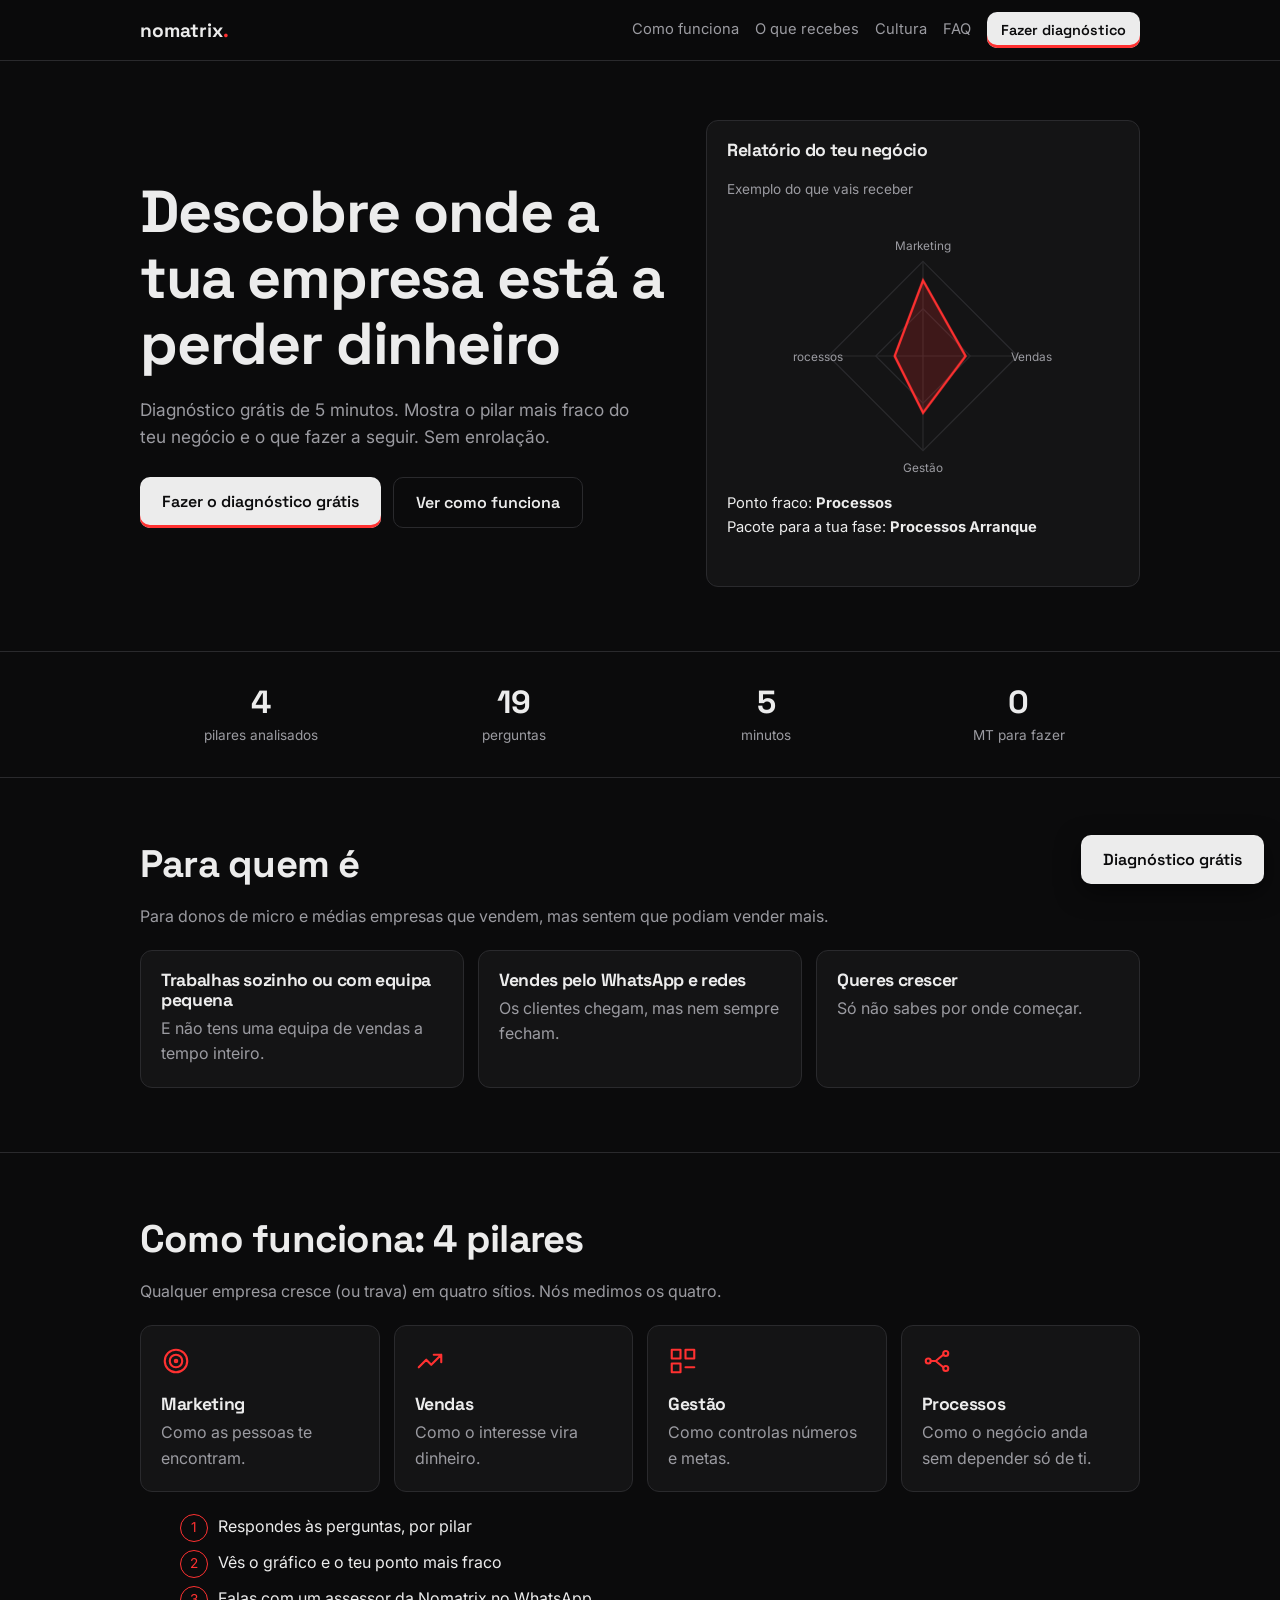
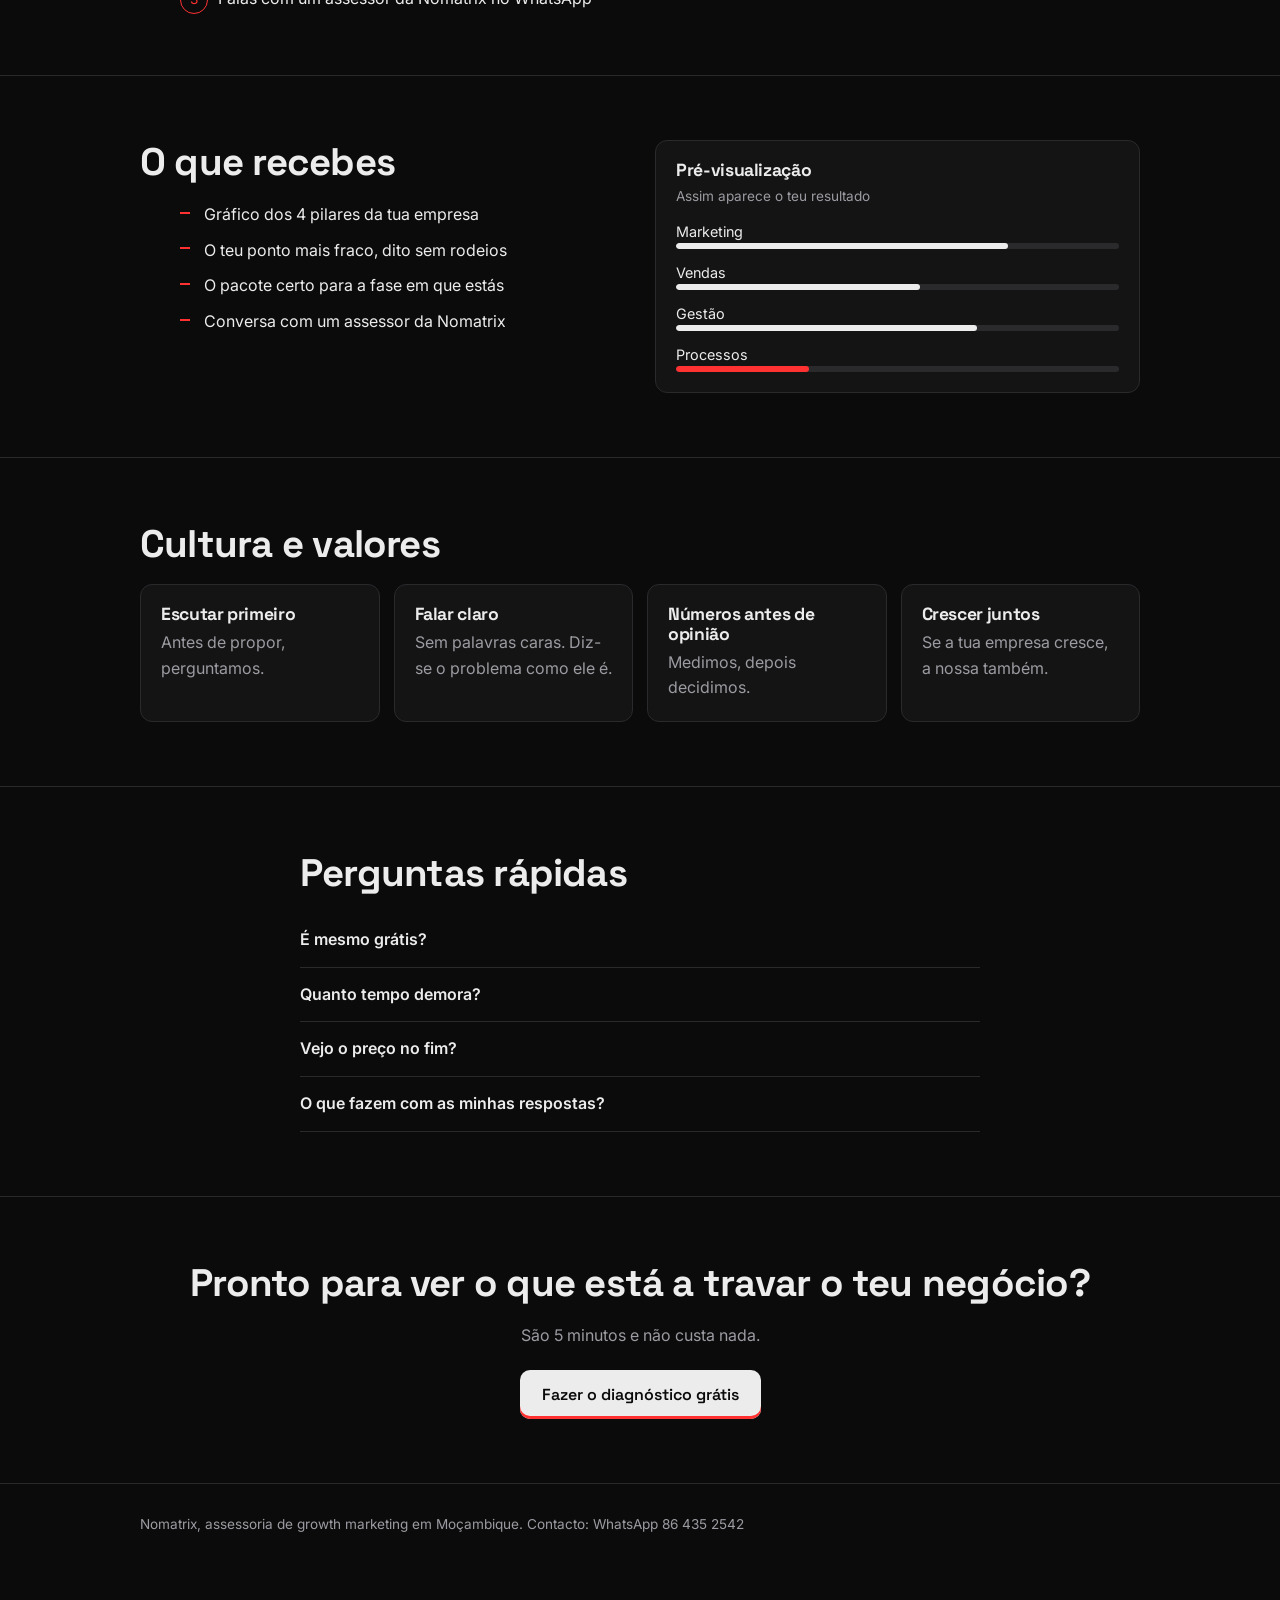
<file: index.html>
<!doctype html><html lang="pt"><head><meta charset="utf-8"><meta name="viewport" content="width=device-width,initial-scale=1">
<title>Nomatrix | Descobre onde a tua empresa está a perder dinheiro</title>
<meta name="description" content="Diagnóstico grátis de 5 minutos para donos de empresas em Moçambique. Vê o teu ponto mais fraco em Marketing, Vendas, Gestão e Processos.">
<link rel="preconnect" href="https://fonts.googleapis.com"><link rel="preconnect" href="https://fonts.gstatic.com" crossorigin>
<link href="https://fonts.googleapis.com/css2?family=Inter:wght@400;500&family=Space+Grotesk:wght@500;700&display=swap" rel="stylesheet">
<link rel="stylesheet" href="s.css"></head><body>
<nav><div class="w"><a class="logo" href="#">nomatrix<i>.</i></a><div class="links"><a class="l" href="#pilares">Como funciona</a><a class="l" href="#recebes">O que recebes</a><a class="l" href="#cultura">Cultura</a><a class="l" href="#faq">FAQ</a><a class="btn sm" href="diagnostico.html">Fazer diagnóstico</a></div></div></nav>
<header class="hero"><div class="w"><div>
<h1>Descobre onde a tua empresa está a perder dinheiro</h1>
<p>Diagnóstico grátis de 5 minutos. Mostra o pilar mais fraco do teu negócio e o que fazer a seguir. Sem enrolação.</p>
<div class="row"><a class="btn" href="diagnostico.html">Fazer o diagnóstico grátis</a><a class="btn g" href="#pilares">Ver como funciona</a></div></div>
<div class="card" aria-label="Exemplo de relatório"><h3>Relatório do teu negócio</h3><p style="font-size:.85rem">Exemplo do que vais receber</p>
<svg viewBox="-110 -110 220 220" width="100%" style="max-width:260px;display:block;margin:6px auto" role="img" aria-label="Gráfico dos 4 pilares">
<g fill="none" stroke="#2a2a2d"><polygon points="0,-80 80,0 0,80 -80,0"/><polygon points="0,-40 40,0 0,40 -40,0"/><path d="M0-80V80M-80 0H80"/></g>
<polygon class="rd" points="0,-64 36,0 0,48 -24,0" fill="rgba(255,49,49,.18)" stroke="#ff3131" stroke-width="2"/>
<g fill="#9b9ba1" font-size="10" text-anchor="middle" font-family="Inter"><text y="-90">Marketing</text><text x="92" y="4">Vendas</text><text y="98">Gestão</text><text x="-92" y="4">Processos</text></g></svg>
<p style="color:var(--t);font-size:.92rem;margin-top:6px">Ponto fraco: <b>Processos</b><br>Pacote para a tua fase: <b>Processos Arranque</b></p></div></div></header>
<section style="padding:30px 0"><div class="w cnt"><div><b data-n="4">0</b><span>pilares analisados</span></div><div><b data-n="19">0</b><span>perguntas</span></div><div><b data-n="5">0</b><span>minutos</span></div><div><b data-n="0">0</b><span>MT para fazer</span></div></div></section>
<section><div class="w"><h2>Para quem é</h2><p style="margin-bottom:20px">Para donos de micro e médias empresas que vendem, mas sentem que podiam vender mais.</p>
<div class="g4"><div class="card"><h3>Trabalhas sozinho ou com equipa pequena</h3><p>E não tens uma equipa de vendas a tempo inteiro.</p></div><div class="card"><h3>Vendes pelo WhatsApp e redes</h3><p>Os clientes chegam, mas nem sempre fecham.</p></div><div class="card"><h3>Queres crescer</h3><p>Só não sabes por onde começar.</p></div></div></div></section>
<section id="pilares"><div class="w"><h2>Como funciona: 4 pilares</h2><p>Qualquer empresa cresce (ou trava) em quatro sítios. Nós medimos os quatro.</p>
<div class="g4" style="margin-top:20px">
<div class="card"><svg class="ic" viewBox="0 0 24 24"><circle cx="12" cy="12" r="9"/><circle cx="12" cy="12" r="5"/><circle cx="12" cy="12" r="1"/></svg><h3>Marketing</h3><p>Como as pessoas te encontram.</p></div>
<div class="card"><svg class="ic" viewBox="0 0 24 24"><path d="M3 17l6-6 4 4 8-8M15 7h6v6"/></svg><h3>Vendas</h3><p>Como o interesse vira dinheiro.</p></div>
<div class="card"><svg class="ic" viewBox="0 0 24 24"><rect x="3" y="3" width="7" height="7"/><rect x="14" y="3" width="7" height="7"/><rect x="3" y="14" width="7" height="7"/><path d="M14 17h7"/></svg><h3>Gestão</h3><p>Como controlas números e metas.</p></div>
<div class="card"><svg class="ic" viewBox="0 0 24 24"><circle cx="5" cy="12" r="2"/><circle cx="19" cy="6" r="2"/><circle cx="19" cy="18" r="2"/><path d="M7 12h4l6-5M11 12l6 5"/></svg><h3>Processos</h3><p>Como o negócio anda sem depender só de ti.</p></div></div>
<ol class="st"><li>Respondes às perguntas, por pilar</li><li>Vês o gráfico e o teu ponto mais fraco</li><li>Falas com um assessor da Nomatrix no WhatsApp</li></ol></div></section>
<section id="recebes"><div class="w" style="display:grid;gap:30px;grid-template-columns:repeat(auto-fit,minmax(280px,1fr))"><div><h2>O que recebes</h2><ul class="ck"><li>Gráfico dos 4 pilares da tua empresa</li><li>O teu ponto mais fraco, dito sem rodeios</li><li>O pacote certo para a fase em que estás</li><li>Conversa com um assessor da Nomatrix</li></ul></div>
<div class="card"><h3>Pré-visualização</h3><p style="font-size:.85rem;margin-bottom:12px">Assim aparece o teu resultado</p>
<div style="display:grid;gap:12px;font-size:.9rem"><div>Marketing<div class="bar"><i style="width:75%"></i></div></div><div>Vendas<div class="bar"><i style="width:55%"></i></div></div><div>Gestão<div class="bar"><i style="width:68%"></i></div></div><div>Processos<div class="bar"><i style="width:30%;background:var(--r)"></i></div></div></div></div></div></section>
<section id="cultura"><div class="w"><h2>Cultura e valores</h2><div class="g4">
<div class="card"><h3>Escutar primeiro</h3><p>Antes de propor, perguntamos.</p></div><div class="card"><h3>Falar claro</h3><p>Sem palavras caras. Diz-se o problema como ele é.</p></div><div class="card"><h3>Números antes de opinião</h3><p>Medimos, depois decidimos.</p></div><div class="card"><h3>Crescer juntos</h3><p>Se a tua empresa cresce, a nossa também.</p></div></div></div></section>
<section id="faq"><div class="w" style="max-width:720px"><h2>Perguntas rápidas</h2>
<details><summary>É mesmo grátis?</summary><p>É. Não pedimos pagamento para fazer o diagnóstico.</p></details>
<details><summary>Quanto tempo demora?</summary><p>Uns 5 minutos. São 19 perguntas de escolha rápida.</p></details>
<details><summary>Vejo o preço no fim?</summary><p>Não. Vês o pacote recomendado e um assessor da Nomatrix fala contigo no WhatsApp com o valor certo para a tua empresa.</p></details>
<details><summary>O que fazem com as minhas respostas?</summary><p>Ficam só com a Nomatrix e servem para te contactar com o resultado.</p></details></div></section>
<section><div class="w" style="text-align:center"><h2>Pronto para ver o que está a travar o teu negócio?</h2><p style="margin-bottom:22px">São 5 minutos e não custa nada.</p><a class="btn" href="diagnostico.html">Fazer o diagnóstico grátis</a></div></section>
<footer><div class="w">Nomatrix, assessoria de growth marketing em Moçambique. Contacto: WhatsApp 86 435 2542</div></footer>
<a class="btn fab" href="diagnostico.html">Diagnóstico grátis</a>
<script>document.querySelectorAll('[data-n]').forEach(e=>{const n=+e.dataset.n,io=new IntersectionObserver(a=>{if(!a[0].isIntersecting)return;io.disconnect();let t0;const f=t=>{t0=t0||t;const p=Math.min((t-t0)/900,1);e.textContent=Math.round(n*p);if(p<1)requestAnimationFrame(f)};requestAnimationFrame(f)});io.observe(e)})</script>
</body></html>
</file>
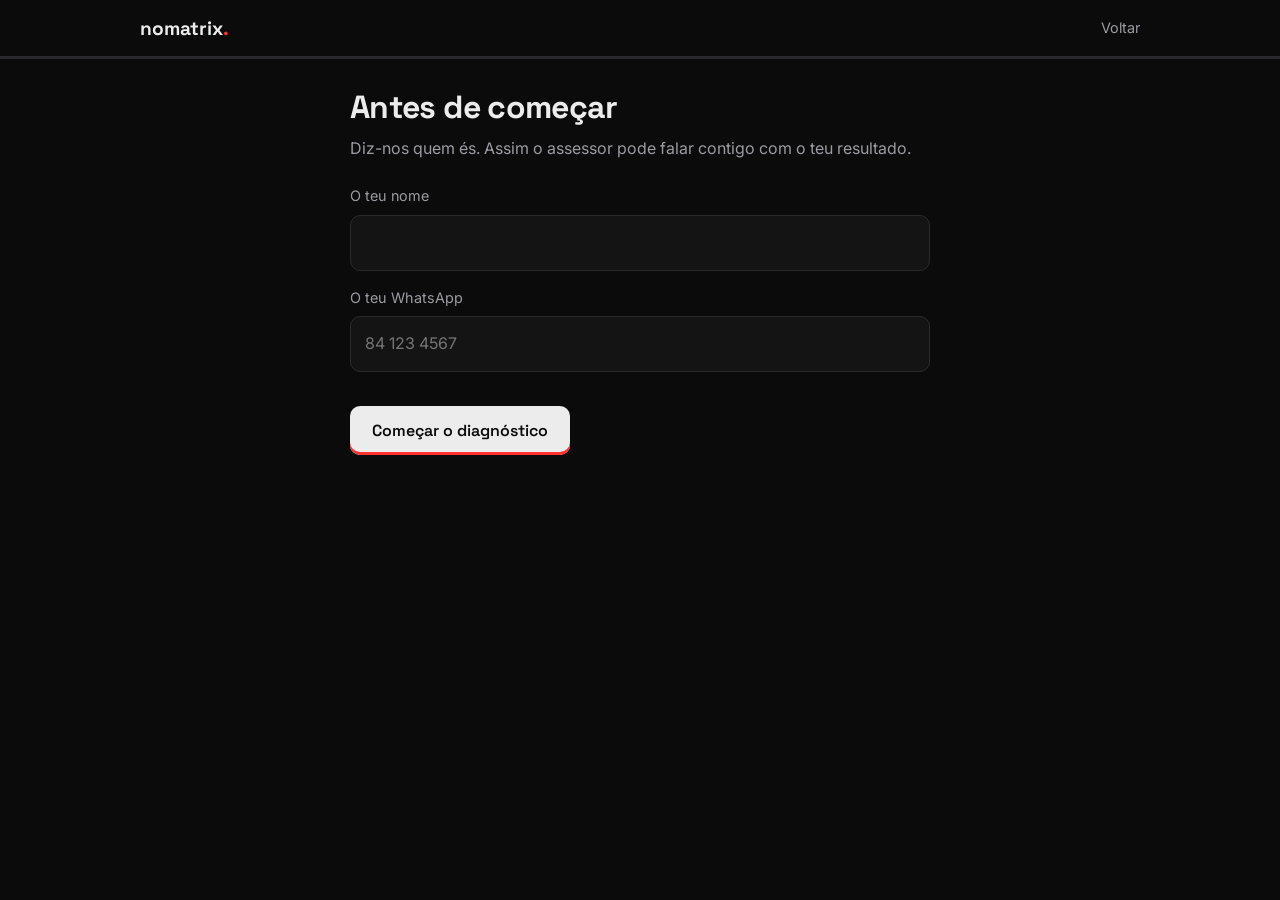
<file: diagnostico.html>
<!doctype html><html lang="pt"><head><meta charset="utf-8"><meta name="viewport" content="width=device-width,initial-scale=1">
<title>Diagnóstico grátis | Nomatrix</title><meta name="robots" content="noindex">
<link rel="preconnect" href="https://fonts.googleapis.com"><link rel="preconnect" href="https://fonts.gstatic.com" crossorigin>
<link href="https://fonts.googleapis.com/css2?family=Inter:wght@400;500&family=Space+Grotesk:wght@500;700&display=swap" rel="stylesheet">
<link rel="stylesheet" href="s.css">
<style>main{max-width:620px;margin:0 auto;padding:90px 20px 60px}.top{position:fixed;top:0;left:0;right:0;z-index:5;background:var(--bg)}.top .w{display:flex;justify-content:space-between;align-items:center;height:56px}
.pg{height:3px;background:var(--l)}.pg i{display:block;height:100%;width:0;background:var(--r);transition:width .3s}
.op{display:block;width:100%;text-align:left;background:var(--s);color:var(--t);border:1px solid var(--l);border-radius:10px;padding:14px 16px;font:inherit;margin-top:10px;cursor:pointer;transition:border-color .15s,transform .15s}.op:hover{border-color:var(--r);transform:translateX(3px)}
input{width:100%;background:var(--s);color:var(--t);border:1px solid var(--l);border-radius:10px;padding:14px;font:inherit;margin:6px 0 14px}input:focus{border-color:var(--r);outline:0}
label{font-size:.9rem;color:var(--m)}.tag{color:var(--r);font-size:.85rem;margin-bottom:8px}.err{color:var(--r);font-size:.9rem;min-height:1.4em}.fade{animation:grow .35s both;transform-origin:top}</style></head><body>
<div class="top"><div class="w"><a class="logo" href="index.html">nomatrix<i>.</i></a><a class="l" style="color:var(--m);font-size:.9rem;text-decoration:none" href="index.html">Voltar</a></div><div class="pg"><i id="pb"></i></div></div>
<main id="app" aria-live="polite"></main>
<script>
const WA='258864352542',P=['Marketing','Vendas','Gestão','Processos'],NV=['Arranque','Crescimento','Escala'],SC=['Nunca','Às vezes','Quase sempre','Sempre'];
const F=[['Quantas pessoas trabalham na empresa, contigo incluído?',['Só eu','2 a 5 pessoas','6 ou mais']],['Quanto a empresa fatura por mês, mais ou menos?',['Menos de 50 mil MT','50 a 200 mil MT','Mais de 200 mil MT']],['Como está montada a equipa?',['Faço tudo sozinho','Equipa pequena, sem chefias','Equipa com chefias']]];
const S=[['Sei de onde vêm os clientes novos.','Publico ou anuncio com regularidade e com objetivo.','Tenho uma mensagem clara de porque comprar de mim.','Sei quanto custa conquistar cada cliente novo.'],
['Respondo a quem pergunta o preço no mesmo dia.','Tenho passos definidos do primeiro contacto até fechar.','Faço follow-up com quem não comprou à primeira.','Sei quantos contactos viram venda.'],
['Sei quanto a empresa ganha e gasta por mês.','Tenho metas mensais escritas.','Separo o dinheiro da empresa do meu.','Reviso os números pelo menos uma vez por mês.'],
['As tarefas principais estão escritas passo a passo.','A empresa funcionava uns dias sem mim.','Cada pessoa sabe o que é da responsabilidade dela.','Os erros repetidos são corrigidos na raiz.']];
const Q=[...F.map(([t,o])=>({t,o,k:'f',tag:'A tua empresa'})),...S.flatMap((a,i)=>a.map(t=>({t,o:SC,k:i,tag:P[i]})))];
const $=document.getElementById('app'),pb=document.getElementById('pb');
let st={id:localStorage.nx_id||(localStorage.nx_id=crypto.randomUUID()),nome:'',whatsapp:'',a:[],i:0,done:false},tm,db;
const pil=()=>P.map((_,i)=>{const v=st.a.map((x,j)=>[x,Q[j]]).filter(([x,q])=>q.k===i&&x!=null);return v.length?Math.round((v.reduce((s,[x])=>s+x+1,0)-v.length)/(v.length*3)*100):0});
const fase=()=>Math.min(2,Math.floor((st.a.slice(0,3).reduce((s,x)=>s+(x||0),0))/2.1));
const body=e=>JSON.stringify({id:st.id,nome:st.nome,whatsapp:st.whatsapp,estado:e,fase:NV[fase()],pilares:Object.fromEntries(P.map((p,i)=>[p,pil()[i]])),respostas:st.a.map((x,j)=>x==null?null:{p:Q[j].t,r:Q[j].o[x]}).filter(Boolean)});
const save=(e='progresso',beacon)=>{if(!st.nome)return;if(beacon)return navigator.sendBeacon('/api/guardar',new Blob([body(e)],{type:'text/plain'}));fetch('/api/guardar',{method:'POST',body:body(e),keepalive:true}).catch(()=>{})};
const idle=()=>{clearTimeout(tm);tm=setTimeout(()=>{if(!st.done)save('saiu')},600000)};
['click','keydown','input','touchstart'].forEach(v=>addEventListener(v,idle));
addEventListener('pagehide',()=>{if(!st.done)save('saiu',1)});
function intro(){pb.style.width='0';$.innerHTML=`<div class="fade"><h1 style="font-size:2rem">Antes de começar</h1><p style="margin:10px 0 22px">Diz-nos quem és. Assim o assessor pode falar contigo com o teu resultado.</p><label for="n">O teu nome</label><input id="n" autocomplete="name" value="${st.nome}"><label for="w">O teu WhatsApp</label><input id="w" type="tel" inputmode="tel" placeholder="84 123 4567" autocomplete="tel" value="${st.whatsapp}"><div class="err" id="e"></div><button class="btn" id="go">Começar o diagnóstico</button></div>`;
document.getElementById('go').onclick=()=>{const n=document.getElementById('n').value.trim(),w=document.getElementById('w').value.replace(/\D/g,'').replace(/^258/,'');if(n.length<2)return e('Escreve o teu nome.');if(!/^8\d{8}$/.test(w))return e('O WhatsApp tem 9 números e começa por 8.');st.nome=n;st.whatsapp='258'+w;save();idle();ask()};const e=m=>document.getElementById('e').textContent=m}
function ask(){if(st.i>=Q.length)return result();const q=Q[st.i];pb.style.width=(st.i/Q.length*100)+'%';
$.innerHTML=`<div class="fade"><div class="tag">${q.tag}, pergunta ${st.i+1} de ${Q.length}</div><h2 style="font-size:1.5rem">${q.t}</h2>${q.o.map((o,j)=>`<button class="op" data-j="${j}">${o}</button>`).join('')}${st.i?'<button class="btn g sm" id="bk" style="margin-top:18px">Voltar</button>':''}</div>`;
$.querySelectorAll('.op').forEach(b=>b.onclick=()=>{st.a[st.i]=+b.dataset.j;st.i++;clearTimeout(db);db=setTimeout(()=>save(),700);ask()});const k=document.getElementById('bk');if(k)k.onclick=()=>{st.i--;ask()}}
function result(){st.done=true;clearTimeout(tm);save('completo');pb.style.width='100%';const v=pil(),w=v.indexOf(Math.min(...v)),pk=P[w]+' '+NV[fase()];
const pts=v.map((x,i)=>{const r=Math.max(x,6)*.8,a=[[0,-1],[1,0],[0,1],[-1,0]][i];return(a[0]*r)+','+(a[1]*r)}).join(' ');
const msg=encodeURIComponent(`Olá, fiz o diagnóstico da Nomatrix. Ponto fraco: ${P[w]}. Pacote: ${pk}.`);
$.innerHTML=`<div class="fade"><h1 style="font-size:2rem">${st.nome.split(' ')[0]}, este é o teu resultado</h1>
<svg viewBox="-110 -110 220 220" width="100%" style="max-width:300px;display:block;margin:14px auto" role="img" aria-label="Gráfico dos 4 pilares"><g fill="none" stroke="#2a2a2d"><polygon points="0,-80 80,0 0,80 -80,0"/><polygon points="0,-40 40,0 0,40 -40,0"/><path d="M0-80V80M-80 0H80"/></g><polygon class="rd" points="${pts}" fill="rgba(255,49,49,.18)" stroke="#ff3131" stroke-width="2"/><g fill="#9b9ba1" font-size="10" text-anchor="middle" font-family="Inter"><text y="-90">Marketing</text><text x="92" y="4">Vendas</text><text y="98">Gestão</text><text x="-92" y="4">Processos</text></g></svg>
<div style="display:grid;gap:12px">${P.map((p,i)=>`<div>${p}, ${v[i]}%<div class="bar"><i style="width:${v[i]}%;${i===w?'background:var(--r)':''}"></i></div></div>`).join('')}</div>
<div class="card" style="margin:22px 0"><h3>Ponto mais fraco: ${P[w]}</h3><p>O pacote que encaixa na tua fase é <b style="color:var(--t)">${pk}</b>. Um assessor da Nomatrix fala contigo no WhatsApp com o valor certo para a tua empresa.</p></div>
<a class="btn" href="https://wa.me/${WA}?text=${msg}">Falar com um assessor da Nomatrix</a></div>`}
intro();
</script></body></html>
</file>
<file: s.css>
:root{--bg:#0b0b0c;--s:#141415;--l:#2a2a2d;--t:#ececec;--m:#9b9ba1;--r:#ff3131}
*{box-sizing:border-box;margin:0}html{scroll-behavior:smooth}
body{background:var(--bg);color:var(--t);font:16px/1.6 Inter,system-ui,sans-serif;-webkit-font-smoothing:antialiased}
h1,h2,h3{font-family:'Space Grotesk',Inter,sans-serif;line-height:1.12;letter-spacing:-.02em}
h1{font-size:clamp(2.1rem,6vw,3.7rem)}h2{font-size:clamp(1.6rem,4vw,2.4rem);margin-bottom:.5em}h3{font-size:1.1rem;margin-bottom:.3em}
p{color:var(--m)}.w{max-width:1040px;margin:auto;padding:0 20px}section{padding:64px 0;border-top:1px solid var(--l)}
.btn{display:inline-block;background:var(--t);color:#0b0b0c;font:600 1rem 'Space Grotesk',sans-serif;padding:14px 22px;border-radius:10px;text-decoration:none;border:0;cursor:pointer;box-shadow:inset 0 -3px 0 var(--r);transition:transform .15s}
.btn:hover{transform:translateY(-2px)}.btn.g{background:none;color:var(--t);border:1px solid var(--l);box-shadow:none}.btn.sm{padding:9px 14px;font-size:.9rem}
:focus-visible{outline:2px solid var(--r);outline-offset:3px}
nav{position:fixed;top:0;left:0;right:0;z-index:10;background:rgba(11,11,12,.88);backdrop-filter:blur(8px);border-bottom:1px solid var(--l)}
nav .w{display:flex;align-items:center;justify-content:space-between;height:60px;gap:14px}
.logo{font:700 1.2rem 'Space Grotesk',sans-serif;color:var(--t);text-decoration:none}.logo i{color:var(--r);font-style:normal}
nav a.l{color:var(--m);text-decoration:none;font-size:.92rem;margin-right:16px}nav a.l:hover{color:var(--t)}
.links{display:flex;align-items:center}
.hero{padding:120px 0 64px;border:0}.hero .w{display:grid;gap:36px;grid-template-columns:1.1fr .9fr;align-items:center}
.hero p{margin:18px 0 26px;font-size:1.08rem;max-width:46ch}.row{display:flex;gap:12px;flex-wrap:wrap}
.card{background:var(--s);border:1px solid var(--l);border-radius:12px;padding:20px}
.g4{display:grid;gap:14px;grid-template-columns:repeat(auto-fit,minmax(210px,1fr))}
.ic{width:30px;height:30px;stroke:var(--r);fill:none;stroke-width:1.7;stroke-linecap:round;stroke-linejoin:round;margin-bottom:12px}
.cnt{display:grid;grid-template-columns:repeat(4,1fr);gap:10px;text-align:center}.cnt b{font:700 2rem 'Space Grotesk',sans-serif;display:block}.cnt span{color:var(--m);font-size:.85rem}
.bar{height:6px;background:var(--l);border-radius:4px;overflow:hidden}.bar i{display:block;height:100%;background:var(--t);border-radius:4px}
ol.st{counter-reset:s;list-style:none;display:grid;gap:10px;margin-top:22px}ol.st li{counter-increment:s;padding-left:38px;position:relative;color:var(--t)}
ol.st li:before{content:counter(s);position:absolute;left:0;top:0;width:26px;height:26px;border:1px solid var(--r);border-radius:50%;text-align:center;font-size:.85rem;line-height:24px;color:var(--r)}
ul.ck{list-style:none;display:grid;gap:10px}ul.ck li{padding-left:24px;position:relative}ul.ck li:before{content:"";position:absolute;left:0;top:.6em;width:10px;height:2px;background:var(--r)}
details{border-bottom:1px solid var(--l);padding:14px 0}summary{cursor:pointer;font-weight:600;list-style:none}details p{margin-top:8px}
.fab{position:fixed;right:16px;bottom:16px;z-index:11;box-shadow:0 8px 24px rgba(0,0,0,.5)}
footer{padding:30px 0 90px;border-top:1px solid var(--l);color:var(--m);font-size:.85rem}
@keyframes grow{from{transform:scale(.05);opacity:0}to{transform:scale(1);opacity:1}}.rd{transform-origin:center;transform-box:fill-box;animation:grow 1.1s .2s cubic-bezier(.2,.8,.2,1) both}
@media(max-width:760px){.hero .w{grid-template-columns:1fr}.links a.l{display:none}.cnt{grid-template-columns:repeat(2,1fr)}.hero{padding-top:96px}}
@media(prefers-reduced-motion:reduce){*{animation:none!important;scroll-behavior:auto!important;transition:none!important}}
</file>
